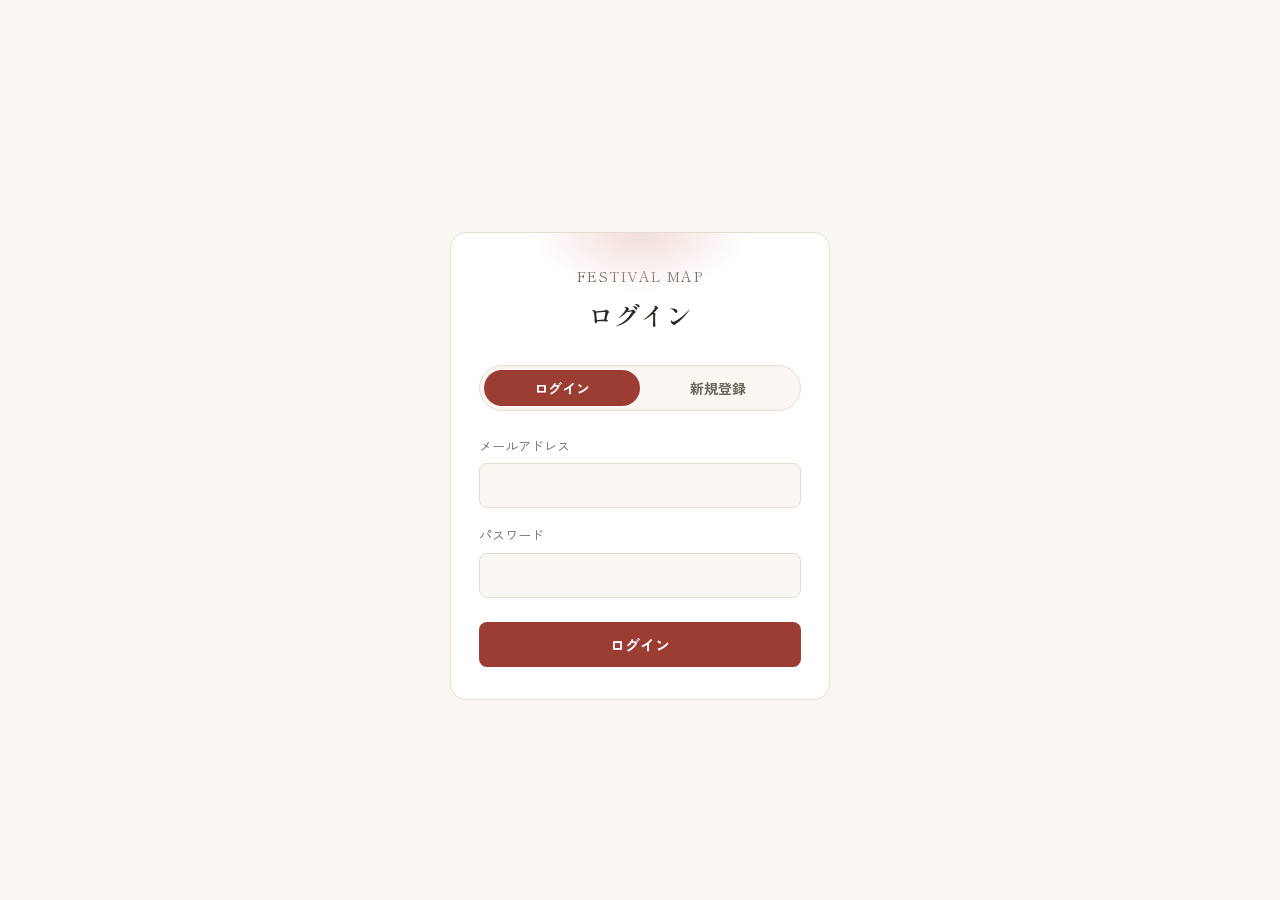
<file: auth.html>
<!DOCTYPE html>
<html lang="ja">
<head>
<meta charset="UTF-8">
<meta name="viewport" content="width=device-width, initial-scale=1">
<title>ログイン — Festival Map</title>
<link rel="preconnect" href="https://fonts.googleapis.com">
<link href="https://fonts.googleapis.com/css2?family=Shippori+Mincho:wght@500;600&family=Zen+Kaku+Gothic+New:wght@400;700&display=swap" rel="stylesheet">
<link rel="stylesheet" href="css/style.css">
</head>
<body class="auth-page">
  <div class="card">
    <p class="brand">FESTIVAL MAP</p>
    <h1 id="heading">ログイン</h1>

    <div class="tabs" role="tablist">
      <button class="tab" id="tab-login" type="button" role="tab" aria-selected="true">ログイン</button>
      <button class="tab" id="tab-signup" type="button" role="tab" aria-selected="false">新規登録</button>
    </div>

    <div class="message" id="message" role="alert"></div>

    <form id="auth-form">
      <div class="field" id="field-name" hidden>
        <label for="display-name">表示名</label>
        <input type="text" id="display-name" autocomplete="nickname" placeholder="例: 山田太郎">
      </div>

      <div class="field">
        <label for="email">メールアドレス</label>
        <input type="email" id="email" autocomplete="email" required>
      </div>

      <div class="field">
        <label for="password">パスワード</label>
        <input type="password" id="password" autocomplete="current-password" required minlength="6">
      </div>

      <button type="submit" class="primary" id="submit-btn">ログイン</button>
    </form>
  </div>

  <script type="module" src="js/auth.js"></script>
</body>
</html>
</file>
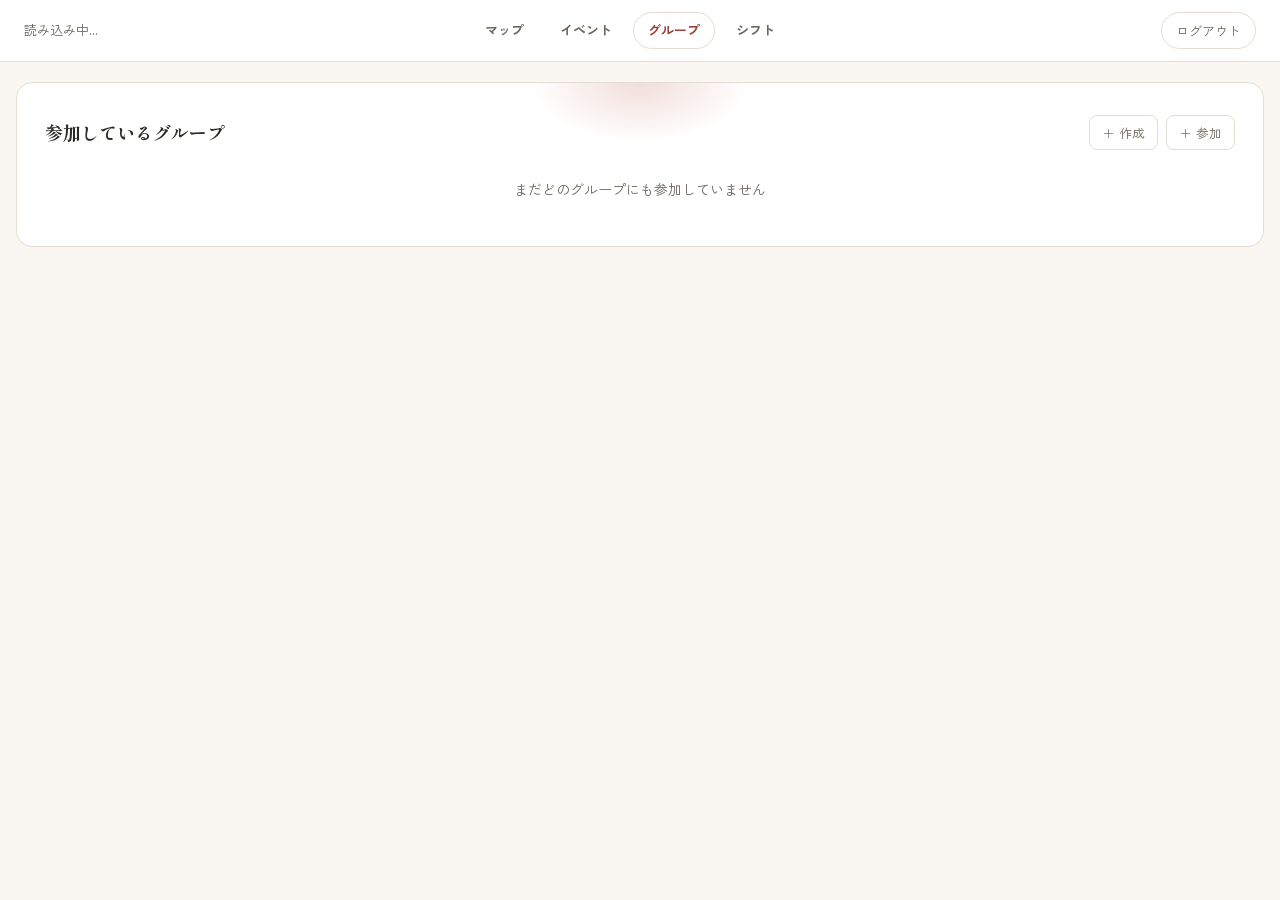
<file: dashboard.html>
<!DOCTYPE html>
<html lang="ja">
<head>
<meta charset="UTF-8">
<meta name="viewport" content="width=device-width, initial-scale=1">
<title>マイページ — Festival Map</title>
<link rel="preconnect" href="https://fonts.googleapis.com">
<link href="https://fonts.googleapis.com/css2?family=Shippori+Mincho:wght@500;600&family=Zen+Kaku+Gothic+New:wght@400;700&display=swap" rel="stylesheet">
<link rel="stylesheet" href="css/style.css">
</head>
<body class="centered-page">
  <nav class="app-nav">
    <span class="who" id="who">読み込み中...</span>
    <div class="app-nav-links">
      <a href="map.html" class="nav-link">マップ</a>
      <a href="events.html" class="nav-link">イベント</a>
      <a href="dashboard.html" class="nav-link is-active">グループ</a>
      <a href="shifts.html" class="nav-link">シフト</a>
    </div>
    <div class="app-nav-right">
      <button class="link-button" id="logout-btn">ログアウト</button>
    </div>
  </nav>
<div class="events-layout">
  <div class="card">
    <div class="card-header-row">
      <h2 class="section-title">参加しているグループ</h2>
      <div class="inline-actions">
        <button type="button" class="button-secondary" id="open-create-group-modal">＋ 作成</button>
        <button type="button" class="button-secondary" id="open-join-group-modal">＋ 参加</button>
      </div>
    </div>

    <div class="message" id="group-message" role="alert"></div>

    <ul class="group-list" id="group-list">
      <li class="group-empty" id="group-empty">まだどのグループにも参加していません</li>
    </ul>
  </div>

  <div class="modal-backdrop" id="create-group-modal" hidden>
    <div class="modal">
      <h2 class="section-title">グループを作成する</h2>
      <form id="create-group-form">
        <div class="field">
          <label for="new-group-name">グループ名</label>
          <input type="text" id="new-group-name" placeholder="例: ○○サークル 模擬店係" required>
        </div>
        <div class="field">
          <label for="new-group-event">参加するイベント</label>
          <select id="new-group-event" required>
            <option value="">イベントを選択してください</option>
          </select>
        </div>
        <button type="submit" class="primary">作成する</button>
      </form>
      <button class="link-button" id="close-create-group-modal" style="width:100%; margin-top:10px;">閉じる</button>
    </div>
  </div>

  <div class="modal-backdrop" id="join-group-modal" hidden>
    <div class="modal">
      <h2 class="section-title">招待コードで参加する</h2>
      <form id="join-group-form">
        <div class="field">
          <label for="invite-code-input">招待コード</label>
          <input type="text" id="invite-code-input" placeholder="8桁のコード" required>
        </div>
        <button type="submit" class="primary">参加する</button>
      </form>
      <button class="link-button" id="close-join-group-modal" style="width:100%; margin-top:10px;">閉じる</button>
    </div>
  </div>

  <!-- 招待コードを一度だけ表示するモーダル -->
  <div class="modal-backdrop" id="code-modal" hidden>
    <div class="modal">
      <h2 class="section-title" id="code-modal-title">招待コード</h2>
      <p class="modal-note">このコードは今しか表示されません。参加してほしい人に安全な方法で伝えてください。</p>
      <div class="code-display" id="code-display"></div>
      <button class="primary" id="code-copy-btn">コピーする</button>
      <button class="link-button" id="code-close-btn" style="width:100%; margin-top:10px;">閉じる</button>
    </div>
  </div>
</div>
  <script type="module" src="js/dashboard.js"></script>
</body>
</html>
</file>
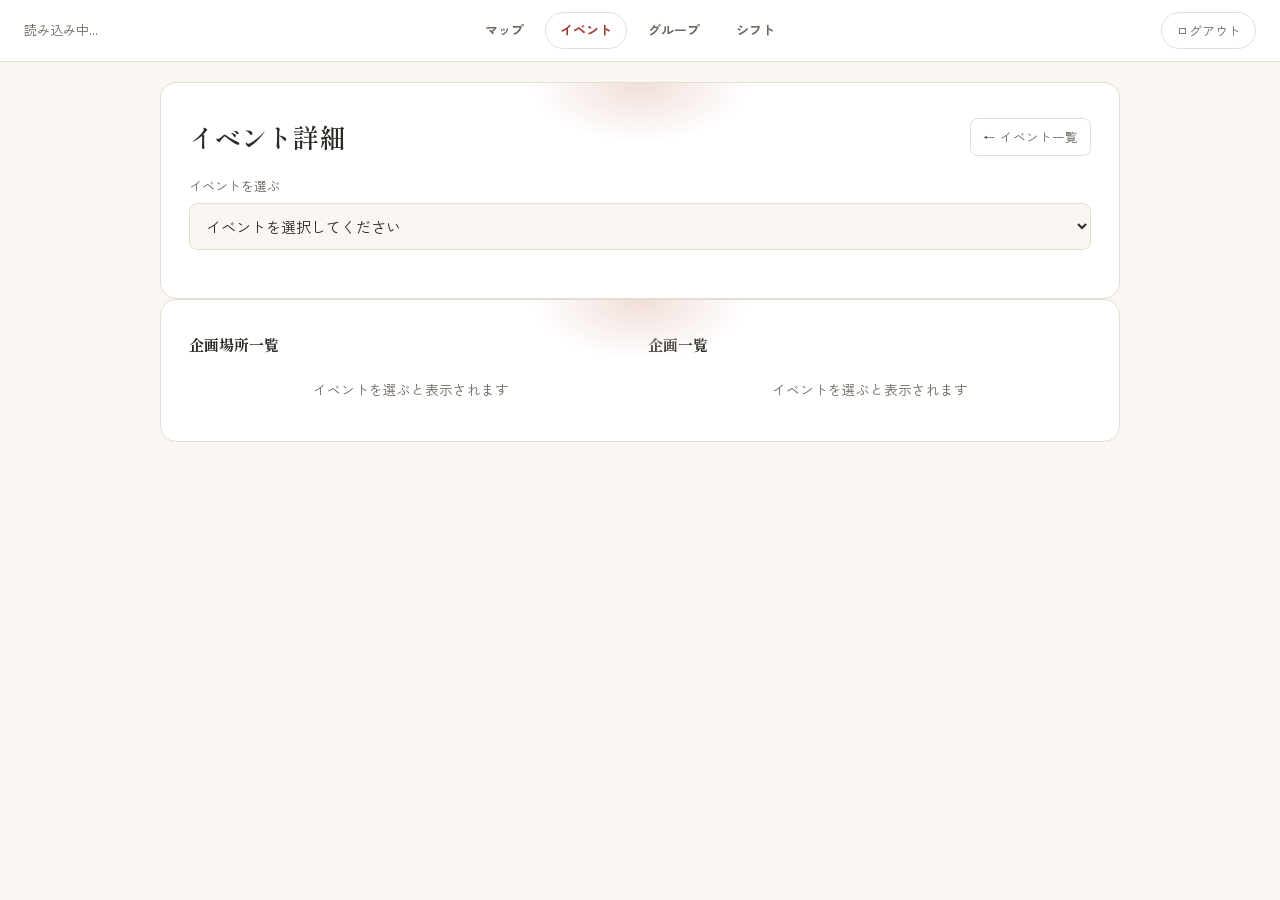
<file: event-details.html>
<!DOCTYPE html>
<html lang="ja">
<head>
<meta charset="UTF-8">
<meta name="viewport" content="width=device-width, initial-scale=1">
<title>イベント詳細 — Festival Map</title>
<link rel="preconnect" href="https://fonts.googleapis.com">
<link href="https://fonts.googleapis.com/css2?family=Shippori+Mincho:wght@500;600&family=Zen+Kaku+Gothic+New:wght@400;700&display=swap" rel="stylesheet">
<link rel="stylesheet" href="css/style.css">
</head>
<body class="centered-page details-page">
  <nav class="app-nav">
    <span class="who" id="who">読み込み中...</span>
    <div class="app-nav-links">
      <a href="map.html" class="nav-link">マップ</a>
      <a href="events.html" class="nav-link is-active">イベント</a>
      <a href="dashboard.html" class="nav-link">グループ</a>
      <a href="shifts.html" class="nav-link">シフト</a>
    </div>
    <div class="app-nav-right">
      <button class="link-button" id="logout-btn">ログアウト</button>
    </div>
  </nav>

  <div class="message" id="event-detail-message" role="alert"></div>

  <!-- イベント選択 + 編集・削除 -->
  <div class="card details-card">
    <div class="card-header-row">
      <h1 style="margin:0;">イベント詳細</h1>
      <a class="button-secondary" href="events.html">← イベント一覧</a>
    </div>

    <div class="field">
      <label for="detail-event-select">イベントを選ぶ</label>
      <select id="detail-event-select">
        <option value="">イベントを選択してください</option>
      </select>
    </div>

    <!-- 編集フォーム(選択したイベントの内容が入った状態で表示) -->
    <div id="event-edit-section" hidden>
      <h2 class="section-title" style="margin-top:24px;">イベントを編集する</h2>
      <form id="edit-event-form">
        <div class="field">
          <label for="edit-event-name">イベント名</label>
          <input type="text" id="edit-event-name" required>
        </div>
        <div class="field-row">
          <div class="field">
            <label for="edit-event-start">開始日</label>
            <input type="date" id="edit-event-start" required>
          </div>
          <div class="field">
            <label for="edit-event-end">終了日</label>
            <input type="date" id="edit-event-end" required>
          </div>
        </div>
        <div class="item-actions">
          <button type="submit" class="primary" style="flex:1; margin-top:0;">変更を保存する</button>
          <button type="button" class="button-secondary" id="delete-event-btn">このイベントを削除する</button>
        </div>
      </form>
    </div>
  </div>

  <!-- ブース・企画一覧(閲覧) -->
  <div class="card details-card">
    <div class="event-summary-grid">
      <div>
        <h3 class="subsection-title">企画場所一覧</h3>
        <ul class="compact-list" id="detail-booth-list">
          <li class="group-empty">イベントを選ぶと表示されます</li>
        </ul>
      </div>
      <div>
        <h3 class="subsection-title">企画一覧</h3>
        <ul class="compact-list" id="detail-program-list">
          <li class="group-empty">イベントを選ぶと表示されます</li>
        </ul>
      </div>
    </div>
  </div>

  <script type="module" src="js/event-details.js"></script>
</body>
</html>
</file>
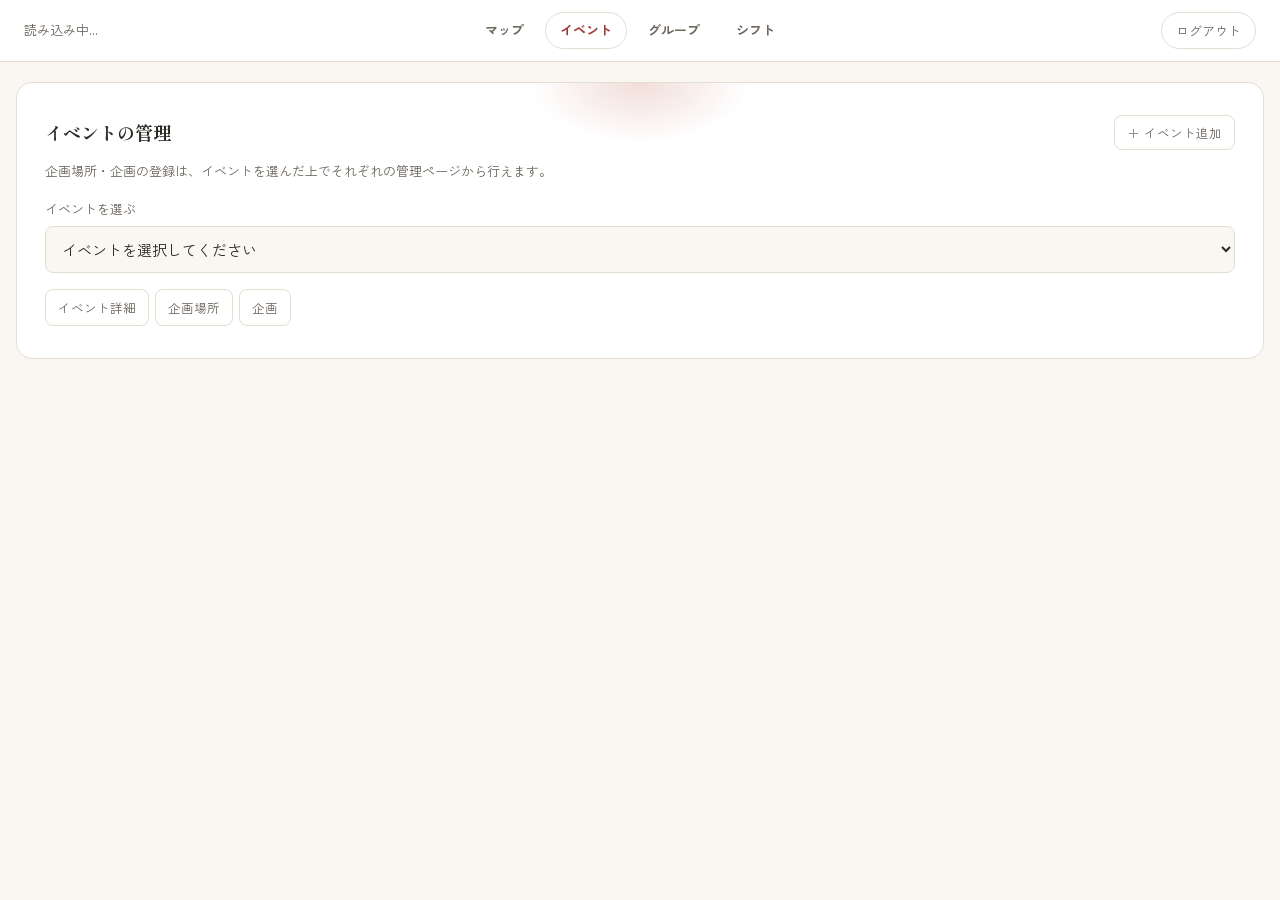
<file: events.html>
<!DOCTYPE html>
<html lang="ja">
<head>
<meta charset="UTF-8">
<meta name="viewport" content="width=device-width, initial-scale=1">
<title>イベント — Festival Map</title>
<link rel="preconnect" href="https://fonts.googleapis.com">
<link href="https://fonts.googleapis.com/css2?family=Shippori+Mincho:wght@500;600&family=Zen+Kaku+Gothic+New:wght@400;700&display=swap" rel="stylesheet">
<link rel="stylesheet" href="css/style.css">
</head>
<body class="events-page centered-page">
  <nav class="app-nav wide">
    <span class="who" id="who">読み込み中...</span>
    <div class="app-nav-links">
      <a href="map.html" class="nav-link">マップ</a>
      <a href="events.html" class="nav-link is-active">イベント</a>
      <a href="dashboard.html" class="nav-link">グループ</a>
      <a href="shifts.html" class="nav-link">シフト</a>
    </div>
    <div class="app-nav-right">
      <button class="link-button" id="logout-btn">ログアウト</button>
    </div>
  </nav>

  <div class="message" id="event-message" role="alert"></div>

  <div class="events-layout">
    <div class="card">
      <div class="card-header-row">
        <h2 class="section-title">イベントの管理</h2>
        <button class="button-secondary" id="open-create-event-modal" type="button">＋ イベント追加</button>
      </div>
      <p class="helper-text">企画場所・企画の登録は、イベントを選んだ上でそれぞれの管理ページから行えます。</p>
      <div class="field">
        <label for="admin-event-select">イベントを選ぶ</label>
        <select id="admin-event-select">
          <option value="">イベントを選択してください</option>
        </select>
      </div>
      <div class="item-actions">
        <a class="button-secondary" id="event-detail-link" href="event-details.html">イベント詳細</a>
        <a class="button-secondary" id="booth-manage-link" href="booths.html">企画場所</a>
        <a class="button-secondary" id="program-manage-link" href="programs.html">企画</a>
      </div>
    </div>
  </div>

  <div class="modal-backdrop" id="create-event-modal" hidden>
    <div class="modal">
      <h2 class="section-title">イベントの追加</h2>
      <form id="create-event-form">
        <div class="field">
          <label for="event-name">イベント名</label>
          <input type="text" id="event-name" placeholder="例: 五月祭" required>
        </div>
        <div class="field-row">
          <div class="field">
            <label for="event-start-date">開始日</label>
            <input type="date" id="event-start-date" required>
          </div>
          <div class="field">
            <label for="event-end-date">終了日</label>
            <input type="date" id="event-end-date" required>
          </div>
        </div>
        <button type="submit" class="primary">イベントを作成</button>
      </form>
      <button class="link-button" id="close-create-event-modal" style="width:100%; margin-top:10px;">閉じる</button>
    </div>
  </div>

  <script type="module" src="js/events.js"></script>
</body>
</html>
</file>
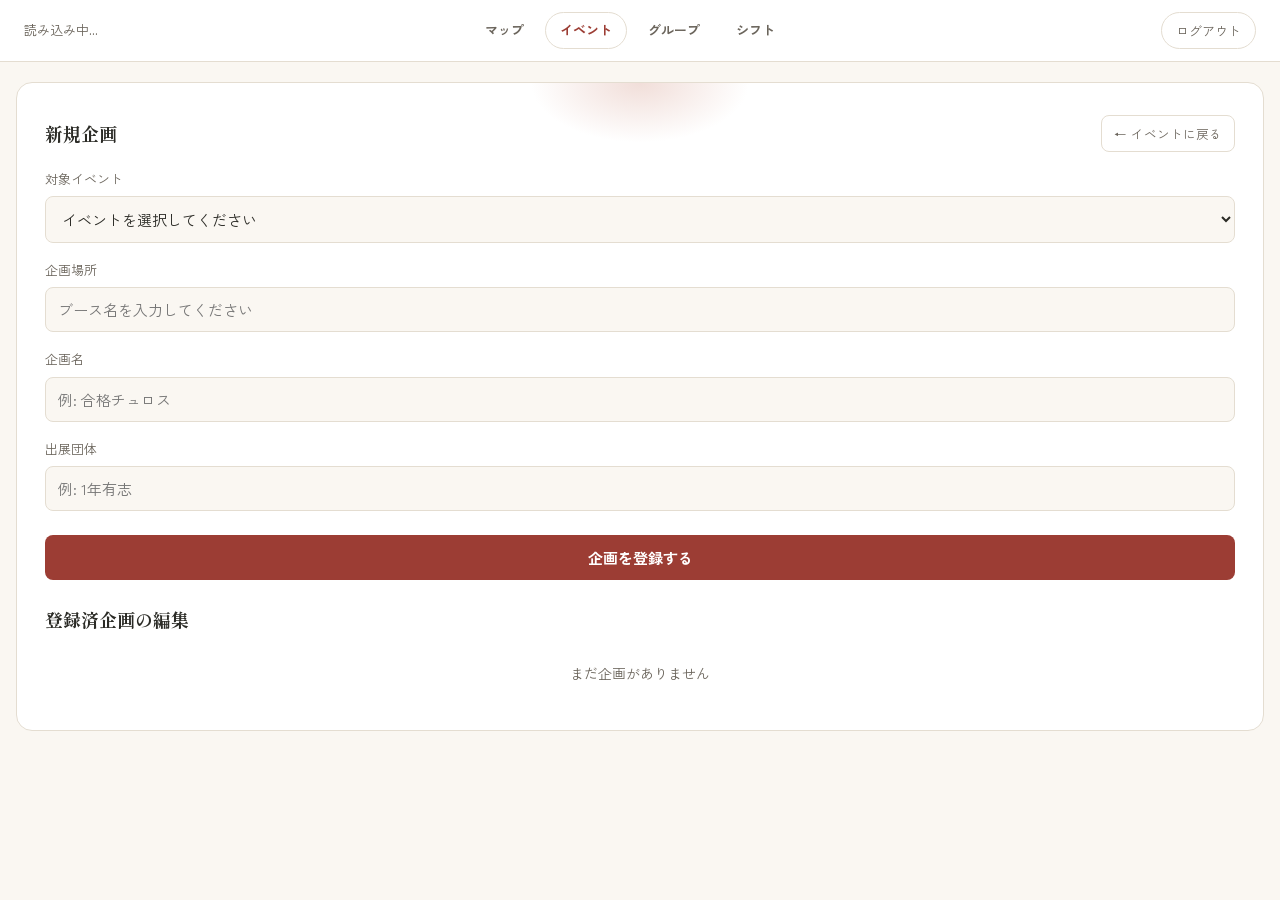
<file: programs.html>
<!DOCTYPE html>
<html lang="ja">
<head>
<meta charset="UTF-8">
<meta name="viewport" content="width=device-width, initial-scale=1">
<title>企画管理 — Festival Map</title>
<link rel="preconnect" href="https://fonts.googleapis.com">
<link href="https://fonts.googleapis.com/css2?family=Shippori+Mincho:wght@500;600&family=Zen+Kaku+Gothic+New:wght@400;700&display=swap" rel="stylesheet">
<link rel="stylesheet" href="css/style.css">
</head>
<body class="events-page centered-page">
  <nav class="app-nav wide">
    <span class="who" id="who">読み込み中...</span>
    <div class="app-nav-links">
      <a href="map.html" class="nav-link">マップ</a>
      <a href="events.html" class="nav-link is-active">イベント</a>
      <a href="dashboard.html" class="nav-link">グループ</a>
      <a href="shifts.html" class="nav-link">シフト</a>
    </div>
    <div class="app-nav-right">
      <button class="link-button" id="logout-btn">ログアウト</button>
    </div>
  </nav>

  <div class="message" id="program-message" role="alert"></div>

  <div class="events-layout">
    <div class="card">
      <div class="card-header-row">
        <h2 class="section-title">新規企画</h2>
        <a href="events.html" class="button-secondary">← イベントに戻る</a>
      </div>

      <div class="field">
        <label for="program-event-select">対象イベント</label>
        <select id="program-event-select">
          <option value="">イベントを選択してください</option>
        </select>
      </div>

      <form id="create-program-form">
        <div class="field">
          <label for="program-booth-input">企画場所</label>
          <input type="text" id="program-booth-input" list="program-booth-suggestions" placeholder="ブース名を入力してください" required autocomplete="off">
          <input type="hidden" id="program-booth-id">
          <datalist id="program-booth-suggestions"></datalist>
        </div>
        <div class="field">
          <label for="program-name">企画名</label>
          <input type="text" id="program-name" placeholder="例: 合格チュロス" required>
        </div>
        <div class="field">
          <label for="program-organizer">出展団体</label>
          <input type="text" id="program-organizer" placeholder="例: 1年有志">
        </div>
        <button type="submit" class="primary">企画を登録する</button>
      </form>

      <div class="field-list-wrap">
        <h2 class="section-title">登録済企画の編集</h2>
        <ul class="group-list" id="program-list">
          <li class="group-empty">まだ企画がありません</li>
        </ul>
      </div>
    </div>
  </div>

  <script type="module" src="js/programs.js"></script>
</body>
</html>
</file>
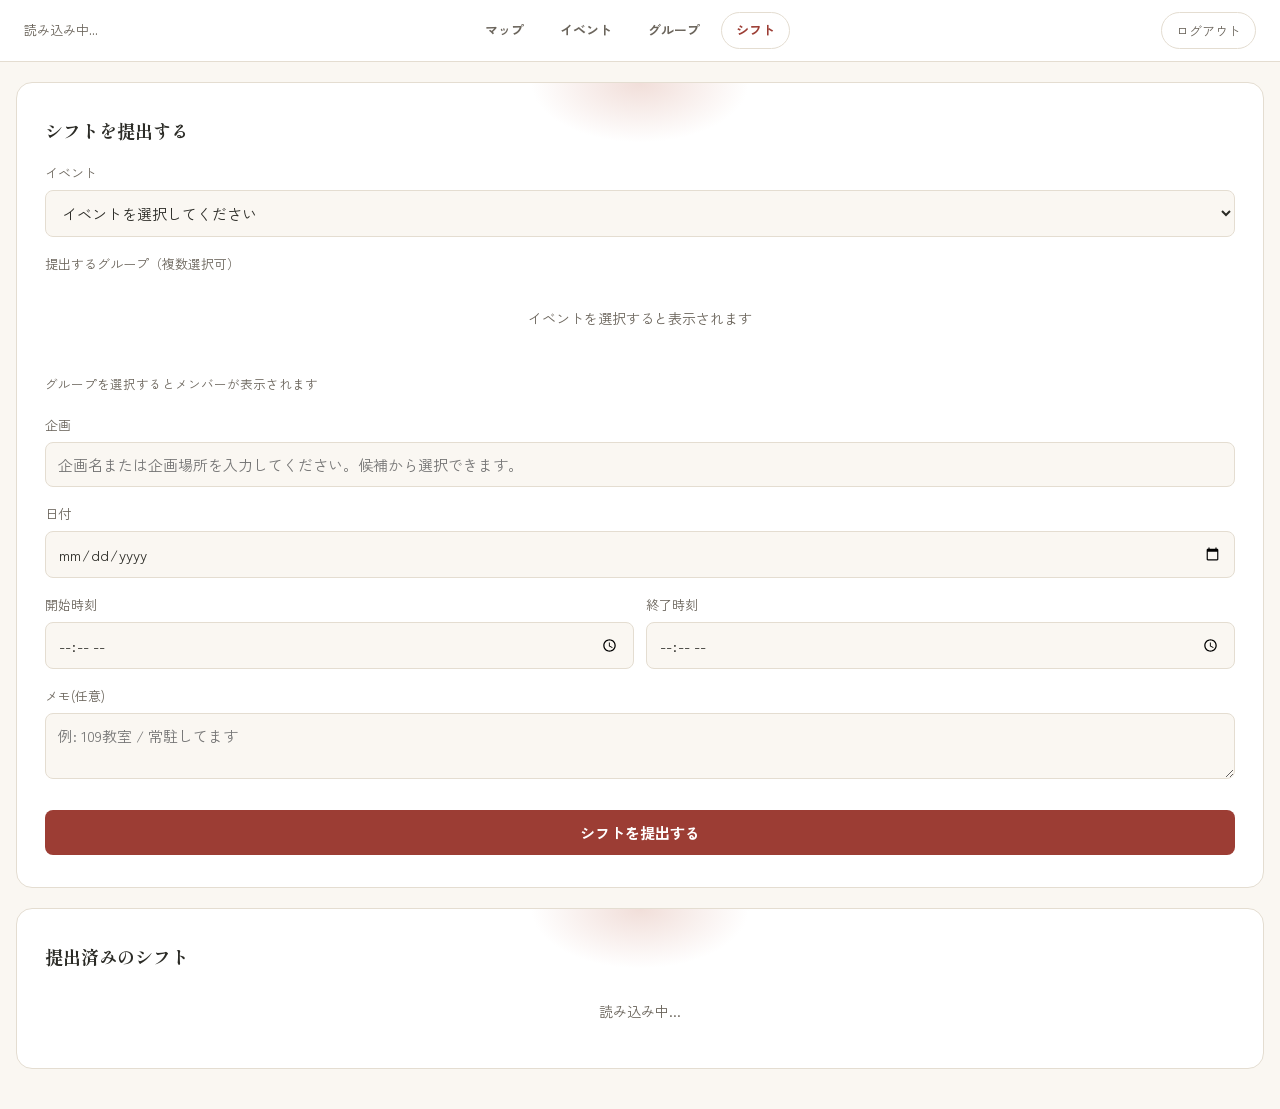
<file: shifts.html>
<!DOCTYPE html>
<html lang="ja">
<head>
<meta charset="UTF-8">
<meta name="viewport" content="width=device-width, initial-scale=1">
<title>シフト — Festival Map</title>
<link rel="preconnect" href="https://fonts.googleapis.com">
<link href="https://fonts.googleapis.com/css2?family=Shippori+Mincho:wght@500;600&family=Zen+Kaku+Gothic+New:wght@400;700&display=swap" rel="stylesheet">
<link rel="stylesheet" href="css/style.css">
</head>
<body class="centered-page">
  <nav class="app-nav">
    <span class="who" id="who">読み込み中...</span>
    <div class="app-nav-links">
      <a href="map.html" class="nav-link">マップ</a>
      <a href="events.html" class="nav-link">イベント</a>
      <a href="dashboard.html" class="nav-link">グループ</a>
      <a href="shifts.html" class="nav-link is-active">シフト</a>
    </div>
    <div class="app-nav-right">
      <button class="link-button" id="logout-btn">ログアウト</button>
    </div>
  </nav>

  <div class="message" id="shift-message" role="alert"></div>

  <div class="events-layout">
    <!-- シフト提出 -->
    <div class="card">
      <h2 class="section-title">シフトを提出する</h2>
      <form id="shift-form">
        <div class="field">
          <label for="shift-event-select">イベント</label>
          <select id="shift-event-select" required>
            <option value="">イベントを選択してください</option>
          </select>
        </div>

        <div class="field">
          <label>提出するグループ（複数選択可）</label>
          <div class="group-checkbox-list" id="shift-group-checkboxes">
            <p class="group-empty">イベントを選択すると表示されます</p>
          </div>
        </div>

        <ul class="member-chips" id="circle-members">
          <li class="empty">グループを選択するとメンバーが表示されます</li>
        </ul>

        <div class="field">
          <label for="shift-program-input">企画</label>
          <input type="text" id="shift-program-input" list="shift-program-suggestions"
            placeholder="企画名または企画場所を入力してください。候補から選択できます。" disabled autocomplete="off" required>
          <input type="hidden" id="shift-program-id">
          <datalist id="shift-program-suggestions"></datalist>
        </div>

        <div class="field">
          <label for="shift-date">日付</label>
          <input type="date" id="shift-date" required>
        </div>

        <div class="field-row">
          <div class="field">
            <label for="shift-start">開始時刻</label>
            <input type="time" id="shift-start" required>
          </div>
          <div class="field">
            <label for="shift-end">終了時刻</label>
            <input type="time" id="shift-end" required>
          </div>
        </div>

        <div class="field">
          <label for="shift-note">メモ(任意)</label>
          <textarea id="shift-note" placeholder="例: 109教室 / 常駐してます"></textarea>
        </div>

        <button type="submit" class="primary">シフトを提出する</button>
      </form>
    </div>

    <!-- 提出済みシフト -->
    <div class="card">
      <h2 class="section-title">提出済みのシフト</h2>
      <ul class="group-list" id="my-shift-list">
        <li class="group-empty">読み込み中...</li>
      </ul>
    </div>
  </div>

  <script type="module" src="js/shifts.js"></script>
</body>
</html>
</file>
<file: css/style.css>
:root {
    --color-bg: #FAF7F2;
    --color-surface: #FFFFFF;
    --color-ink: #2B2B26;
    --color-ink-soft: #6B655C;
    --color-accent: #9C3D34;
    --color-accent-hover: #7F2F27;
    --color-accent-soft: #F1DED9;
    --color-success: #4B7F52;
    --color-error: #C1443B;
    --color-border: #E4DDD1;
    --font-display: 'Shippori Mincho', serif;
    --font-body: 'Zen Kaku Gothic New', sans-serif;
  }

  * { box-sizing: border-box; }

  body {
    margin: 0;
    min-height: 100vh;
    background: var(--color-bg);
    color: var(--color-ink);
    font-family: var(--font-body);
    display: flex;
    flex-direction: column;
    align-items: flex-start;
    justify-content: flex-start;
    padding: 0 16px 40px;
    line-height: 1.7;
  }

  body.auth-page {
    align-items: center;
    justify-content: center;
    padding: 8vh 16px 40px;
  }

  body.centered-page {
    align-items: center;
  }

  body.centered-page .message {
    width: 100%;
    max-width: 380px;
  }

  body.details-page .message {
    max-width: 960px;
  }

  .card {
    width: 100%;
    max-width: 380px;
    background: var(--color-surface);
    border: 1px solid var(--color-border);
    border-radius: 16px;
    padding: 32px 28px;
    position: relative;
    overflow: hidden;
  }

  /* 提灯の灯りをイメージした、控えめな上部のグロー */
  .card::before {
    content: '';
    position: absolute;
    top: -60px;
    left: 50%;
    transform: translateX(-50%);
    width: 220px;
    height: 120px;
    background: radial-gradient(ellipse at center, var(--color-accent-soft) 0%, transparent 70%);
    pointer-events: none;
  }

  .brand {
    font-family: var(--font-display);
    font-size: 14px;
    letter-spacing: 0.08em;
    color: var(--color-ink-soft);
    text-align: center;
    margin: 0 0 4px;
  }

  h1 {
    font-family: var(--font-display);
    font-size: 26px;
    font-weight: 600;
    text-align: center;
    margin: 0 0 28px;
    position: relative;
  }

  .tabs {
    display: flex;
    border: 1px solid var(--color-border);
    border-radius: 999px;
    padding: 4px;
    margin-bottom: 24px;
    background: var(--color-bg);
  }

  .tab {
    flex: 1;
    border: none;
    background: transparent;
    padding: 8px 0;
    font-family: var(--font-body);
    font-size: 14px;
    font-weight: 700;
    color: var(--color-ink-soft);
    border-radius: 999px;
    cursor: pointer;
    transition: background 0.15s ease, color 0.15s ease;
  }

  .tab[aria-selected="true"] {
    background: var(--color-accent);
    color: #fff;
  }

  .field {
    margin-bottom: 16px;
  }

  label {
    display: block;
    font-size: 13px;
    color: var(--color-ink-soft);
    margin-bottom: 6px;
  }

  input {
    width: 100%;
    padding: 11px 12px;
    border: 1px solid var(--color-border);
    border-radius: 8px;
    font-size: 15px;
    font-family: var(--font-body);
    background: var(--color-bg);
    color: var(--color-ink);
  }

  input:focus {
    outline: 2px solid var(--color-accent);
    outline-offset: 1px;
    background: var(--color-surface);
  }

  button.primary {
    width: 100%;
    padding: 12px;
    margin-top: 8px;
    border: none;
    border-radius: 8px;
    background: var(--color-accent);
    color: #fff;
    font-family: var(--font-body);
    font-size: 15px;
    font-weight: 700;
    cursor: pointer;
    transition: background 0.15s ease;
  }

  button.primary:hover { background: var(--color-accent-hover); }
  button.primary:disabled { background: var(--color-border); cursor: not-allowed; }

  button.primary:focus-visible,
  .tab:focus-visible {
    outline: 2px solid var(--color-accent);
    outline-offset: 2px;
  }

  .message {
    font-size: 13.5px;
    border-radius: 8px;
    padding: 10px 12px;
    margin-bottom: 16px;
    display: none;
  }

  .message.error {
    display: block;
    background: #FBEAE8;
    color: var(--color-error);
  }

  .message.success {
    display: block;
    background: #E9F2EA;
    color: var(--color-success);
  }

  .back-link {
    display: block;
    text-align: center;
    margin-top: 20px;
    font-size: 13px;
    color: var(--color-ink-soft);
    text-decoration: none;
  }
  .back-link:hover { color: var(--color-accent); }

  @media (prefers-reduced-motion: reduce) {
    .tab, button.primary { transition: none; }
  }

  /* 統一ナビゲーションバー */
  .app-nav {
    width: calc(100% + 32px);   /* bodyのpadding 16px×2を相殺 */
    margin-left: -16px;
    margin-right: -16px;
    max-width: none;
    display: flex;
    flex-wrap: wrap;
    align-items: center;
    justify-content: space-between;
    gap: 10px 16px;
    padding: 12px 24px;         /* 内側の余白は視覚的に整えた値 */
    margin-bottom: 20px;
    background: var(--color-surface);
    border: 1px solid var(--color-border);
    border-top: none;
    border-left: none;
    border-right: none;
    border-radius: 0;
  }
  .app-nav.wide { max-width: none; }
  .app-nav .who {
    font-size: 13px;
    color: var(--color-ink-soft);
    white-space: nowrap;
  }
  .app-nav-links {
    display: flex;
    gap: 6px;
    flex-wrap: wrap;
  }
  .app-nav-right {
    display: flex;
    align-items: center;
    gap: 10px;
    flex-wrap: wrap;
  }
  .nav-event-select {
    font-size: 13px;
    padding: 6px 10px;
    border-radius: 999px;
    width: auto;
  }

  @media (max-width: 640px) {
    .app-nav { justify-content: center; text-align: center; }
    .app-nav .who { width: 100%; text-align: center; }
    .app-nav-links, .app-nav-right { justify-content: center; width: 100%; }
  }

  .who {
    font-size: 14px;
    color: var(--color-ink-soft);
  }

  .link-button {
    border: 1px solid var(--color-border);
    background: var(--color-surface);
    color: var(--color-ink-soft);
    font-family: var(--font-body);
    font-size: 13px;
    padding: 8px 14px;
    border-radius: 999px;
    cursor: pointer;
    text-decoration: none;
    display: inline-block;
  }
  .link-button:hover { border-color: var(--color-accent); color: var(--color-accent); }

  /* グループ機能まわり */
  .section-title {
    font-family: var(--font-display);
    font-size: 18px;
    margin: 0 0 16px;
  }

  .card-header-row {
    display: flex;
    align-items: center;
    justify-content: space-between;
    gap: 10px;
    margin-bottom: 16px;
  }
  .card-header-row .section-title { margin: 0; }

  .inline-actions {
    display: flex;
    gap: 8px;
    flex-wrap: wrap;
    justify-content: flex-end;
  }

  .group-list {
    list-style: none;
    margin: 0;
    padding: 0;
  }

  .group-empty {
    color: var(--color-ink-soft);
    font-size: 14px;
    text-align: center;
    padding: 12px 0;
  }

  .group-item {
    display: flex;
    align-items: center;
    justify-content: space-between;
    gap: 10px;
    padding: 12px 0;
    border-bottom: 1px solid var(--color-border);
  }
  .group-item:last-child { border-bottom: none; }

  .group-item .name {
    font-weight: 700;
    font-size: 15px;
  }

  .badge {
    display: inline-block;
    font-size: 11px;
    font-weight: 700;
    padding: 3px 9px;
    border-radius: 999px;
    background: var(--color-accent-soft);
    color: var(--color-accent);
    margin-left: 8px;
  }

  .button-secondary {
    border: 1px solid var(--color-border);
    background: transparent;
    color: var(--color-ink-soft);
    font-family: var(--font-body);
    font-size: 12.5px;
    padding: 7px 12px;
    border-radius: 8px;
    cursor: pointer;
    white-space: nowrap;
    text-decoration: none;
    display: inline-block;
  }
  .button-secondary:hover { border-color: var(--color-accent); color: var(--color-accent); }

  /* 招待コード表示モーダル */
  .modal-backdrop {
    position: fixed;
    inset: 0;
    background: rgba(43, 43, 38, 0.45);
    display: flex;
    align-items: center;
    justify-content: center;
    padding: 16px;
    z-index: 10;
  }
  .modal-backdrop[hidden] { display: none; }

  .modal {
    width: 100%;
    max-width: 340px;
    background: var(--color-surface);
    border-radius: 16px;
    padding: 28px 24px;
  }

  .modal-note {
    font-size: 13px;
    color: var(--color-ink-soft);
    margin: 0 0 16px;
  }

  .code-display {
    font-family: var(--font-display);
    font-size: 28px;
    letter-spacing: 0.12em;
    text-align: center;
    background: var(--color-bg);
    border: 1px dashed var(--color-border);
    border-radius: 10px;
    padding: 16px 8px;
    margin-bottom: 16px;
  }

  /* ナビゲーション */
  .top-nav {
    width: 100%;
    max-width: 480px;
    display: flex;
    gap: 8px;
    margin-bottom: 16px;
  }
  .nav-link {
    font-size: 13px;
    font-weight: 700;
    text-decoration: none;
    color: var(--color-ink-soft);
    padding: 6px 14px;
    border-radius: 999px;
    border: 1px solid transparent;
  }
  .nav-link:hover { color: var(--color-accent); }
  .nav-link.is-active {
    color: var(--color-accent);
    border-color: var(--color-border);
    background: var(--color-surface);
  }

  /* フォーム部品の共通拡張 */
  select, textarea {
    width: 100%;
    padding: 11px 12px;
    border: 1px solid var(--color-border);
    border-radius: 8px;
    font-size: 15px;
    font-family: var(--font-body);
    background: var(--color-bg);
    color: var(--color-ink);
  }
  select:focus, textarea:focus {
    outline: 2px solid var(--color-accent);
    outline-offset: 1px;
    background: var(--color-surface);
  }
  textarea { resize: vertical; min-height: 60px; }

  .field-row {
    display: flex;
    gap: 12px;
  }
  .field-row .field { flex: 1; }

  .quick-add-toggle {
    background: none;
    border: none;
    color: var(--color-accent);
    font-size: 13px;
    font-family: var(--font-body);
    cursor: pointer;
    padding: 4px 0 12px;
    text-align: left;
  }

  .quick-add-box {
    display: flex;
    gap: 8px;
    margin-bottom: 16px;
  }
  .quick-add-box input { flex: 1; }
  .quick-add-box[hidden] { display: none; }

  .member-chips {
    display: flex;
    flex-wrap: wrap;
    gap: 6px;
    margin: 0 0 20px;
    padding: 0;
    list-style: none;
  }
  .member-chips li {
    font-size: 12.5px;
    background: var(--color-bg);
    border: 1px solid var(--color-border);
    border-radius: 999px;
    padding: 4px 12px;
  }
  .member-chips .empty {
    color: var(--color-ink-soft);
    border: none;
    background: none;
    padding: 0;
  }

  /* シフト一覧 */
.shift-item .top-row {
  display: flex;
  justify-content: space-between;
  align-items: baseline;
  gap: 8px;
}
.shift-item .time {
  font-family: var(--font-display);
  font-weight: 600;
  font-size: 15px;
}
.shift-item .who-name { font-size: 13.5px; color: var(--color-ink-soft); }
.shift-item .meta {
  font-size: 12.5px;
  color: var(--color-ink-soft);
  margin-top: 4px;
}
.shift-item .note {
  font-size: 13px;
  margin-top: 6px;
}

  .helper-text {
    margin: -6px 0 16px;
    color: var(--color-ink-soft);
    font-size: 13px;
  }

  .subsection-title {
    font-family: var(--font-body);
    font-size: 14px;
    font-weight: 700;
    margin: 0 0 10px;
  }

  .compact-list {
    list-style: none;
    margin: 0;
    padding: 0;
  }

  .compact-list li {
    padding: 8px 0;
    border-bottom: 1px solid var(--color-border);
    font-size: 13.5px;
  }
  .compact-list li:last-child { border-bottom: none; }

  .events-layout {
    width: 100%;
    max-width: none;
    display: flex;
    flex-direction: column;
    gap: 20px;
  }

  .events-layout .card {
    max-width: none;
  }

  .details-card {
    max-width: 960px;
  }

  .event-summary-grid {
    display: grid;
    grid-template-columns: repeat(2, minmax(0, 1fr));
    gap: 16px;
  }

  @media (max-width: 760px) {
    .event-summary-grid {
      grid-template-columns: 1fr;
    }
  }

  .event-map-shell {
    display: grid;
    gap: 10px;
    margin-bottom: 10px;
  }

  #event-booth-map {
    width: 100%;
    height: 280px;
    border: 1px solid var(--color-border);
    border-radius: 12px;
  }

  .map-hint.static {
    position: static;
    margin: 0;
  }

  /* マップページ */
  body.map-page {
    padding: 0 0 40px;
    max-width: none;
  }

  .map-layout {
    width: 100%;
    max-width: none;
    display: flex;
    gap: 20px;
    align-items: flex-start;
    margin: 0;
  }
  .map-pane {
    flex: 7 1 0;
    min-width: 0;      /* 追加 */
    position: relative;
  }

  .side-pane {
    flex: 3 1 0;
    min-width: 0;      /* 追加 */
    max-width: none;
    display: flex;
    flex-direction: column;
    gap: 20px;
  }

  @media (max-width: 760px) {
    .map-layout { flex-direction: column; }
    .map-pane, .side-pane {
      flex: none;       /* 1 1 auto ではなくこちらに変更 */
      width: 100%;
      min-width: 0;
    }
    .side-pane { max-width: none; }
    #leaflet-map {
      height: 60vh;
      min-height: 280px;
    }
  }
  #leaflet-map {
    width: 100%;
    height: clamp(320px, 72vh, 900px);
    min-height: 320px;
    border-radius: 16px;
    border: 1px solid var(--color-border);
  }

  .map-hint {
    position: absolute;
    top: 12px;
    left: 12px;
    right: 12px;
    background: var(--color-surface);
    border: 1px solid var(--color-border);
    border-radius: 8px;
    padding: 8px 12px;
    font-size: 13px;
    z-index: 500;
  }
  .map-hint[hidden] { display: none; }

  .group-checkbox-list {
    display: flex;
    flex-direction: column;
    gap: 10px;
  }
  .group-checkbox-list label {
    display: flex;
    align-items: center;
    gap: 8px;
    font-size: 13.5px;
    cursor: pointer;
  }
  .group-checkbox-list input[type="checkbox"] {
    width: 16px;
    height: 16px;
    accent-color: var(--color-accent);
  }
  #onshift-list { max-height: 360px; overflow-y: auto; }

  .shift-date-heading {
    font-size: 0.8rem;
    font-weight: 700;
    color: #777;
    padding: 8px 4px 4px;
    border-bottom: 1px solid #e5e0d5;
  }

  .onshift-time { display: inline-flex; align-items: center; gap: 6px; font-variant-numeric: tabular-nums; }

  .onshift-item--active {
    padding-left: 8px;
    padding-right: 6px;
    border-left: 3px solid var(--color-error);
    border-radius: 6px;
    background: var(--color-accent-soft);
  }
  .onshift-item {
    display: flex;
    justify-content: space-between;
    gap: 8px;
    font-size: 13.5px;
    padding: 8px 0;
    border-bottom: 1px solid var(--color-border);
  }
  .onshift-item:last-child { border-bottom: none; }
  .onshift-item .booth { color: var(--color-ink-soft); }

  .booth-popup h3 {
    font-family: var(--font-display);
    font-size: 15px;
    margin: 0 0 6px;
  }
  .booth-popup .popup-section {
    font-size: 12.5px;
    margin-bottom: 6px;
  }
  .booth-popup .popup-section .label {
    font-weight: 700;
    color: var(--color-ink-soft);
    display: block;
    margin-bottom: 2px;
  }

/* ツールチップの見た目をサイト全体のトーンに合わせる */
.leaflet-tooltip.booth-tooltip {
  background: var(--color-surface);
  border: 1px solid var(--color-border);
  border-radius: 10px;
  box-shadow: 0 4px 16px rgba(0, 0, 0, 0.12);
  padding: 10px 12px;
  font-family: var(--font-body);
  max-width: 240px;
  white-space: normal;
  opacity: 1;
}
.leaflet-tooltip.booth-tooltip::before {
  border-top-color: var(--color-surface);
}

/* ピンとツールチップ(map.htmlと共通のスタイル) */
.booth-pin svg {
  filter: drop-shadow(0 2px 4px rgba(0, 0, 0, 0.25));
  transition: transform 0.15s ease;
}
.leaflet-marker-icon:hover svg { transform: scale(1.15) translateY(-2px); }

.leaflet-popup.booth-tooltip .leaflet-popup-content-wrapper {
background: var(--color-surface);
border: 1px solid var(--color-border);
border-radius: 10px;
box-shadow: 0 4px 16px rgba(0, 0, 0, 0.12);
}
.leaflet-popup.booth-tooltip .leaflet-popup-content {
width: 240px !important;
max-height: 220px;
overflow-y: auto;
margin: 10px 12px;
font-family: var(--font-body);
}
.leaflet-popup.booth-tooltip .leaflet-popup-tip {
background: var(--color-surface);
}
.booth-popup { line-height: 1.45; }
@keyframes pin-pulse {
0%, 100% { transform: scale(1); }
50% { transform: scale(1.15); }
}
.booth-pin-active svg {
animation: pin-pulse 1.4s ease-in-out infinite;
filter: drop-shadow(0 0 6px rgba(193, 68, 59, 0.55)) drop-shadow(0 2px 4px rgba(0, 0, 0, 0.25));
}
.booth-pin-inactive svg {
opacity: 0.55;
filter: drop-shadow(0 2px 4px rgba(0, 0, 0, 0.2));
}
.shift-active-now { color: var(--color-error); font-weight: 700; }
.shift-inactive-now { color: var(--color-ink-soft); }
.field-list-wrap { margin-top: 24px; }
.subsection-title {
  font-family: var(--font-display);
  font-size: 15px;
  margin: 0 0 12px;
}
.item-actions { display: flex; gap: 6px; flex-wrap: wrap; }
.item-edit-row { display: flex; gap: 8px; flex-wrap: wrap; width: 100%; }
.item-edit-row input { flex: 1; min-width: 100px; }
.group-item { flex-wrap: wrap; }
.onshift-item--clickable {
    cursor: pointer;
    border-radius: 6px;
    transition: background 0.12s;
  }
.onshift-item--clickable:hover { background: var(--color-accent-soft); }
.onshift-item--active.onshift-item--clickable:hover { background: var(--color-accent-soft); }

.onshift-name { font-weight: 700; }

.popup-program {
border-top: 1px solid var(--color-border);
padding: 6px 0 4px;
margin-top: 4px;
}
.popup-program:first-of-type { border-top: none; margin-top: 0; }
.popup-program-name { font-weight: 700; font-size: 13px; display: block; margin-bottom: 3px; }
.popup-organizer { font-weight: 400; color: var(--color-ink-soft); font-size: 12px; }
.popup-shifts { font-size: 12.5px; padding-left: 8px; }
/* シフト一覧の note */
.onshift-note {
  display: block;
  margin-top: 2px;
  font-size: 0.8rem;
  color: #777;
  white-space: pre-wrap;      /* 入力時の改行を反映 */
  overflow-wrap: anywhere;    /* 長い URL などで横にはみ出さないように */
  display: -webkit-box;
  -webkit-line-clamp: 2;
  -webkit-box-orient: vertical;
  overflow: hidden;
}
.popup-shift-date {
  font-weight: 600;
  font-variant-numeric: tabular-nums;
}
/* ポップアップの note */
.popup-shift-line + .popup-shift-line { margin-top: 4px; }
.popup-shift-note {
  margin: 1px 0 0 1em;
  font-size: 0.75rem;
  color: #777;
  white-space: pre-wrap;
  overflow-wrap: anywhere;
}
</file>
